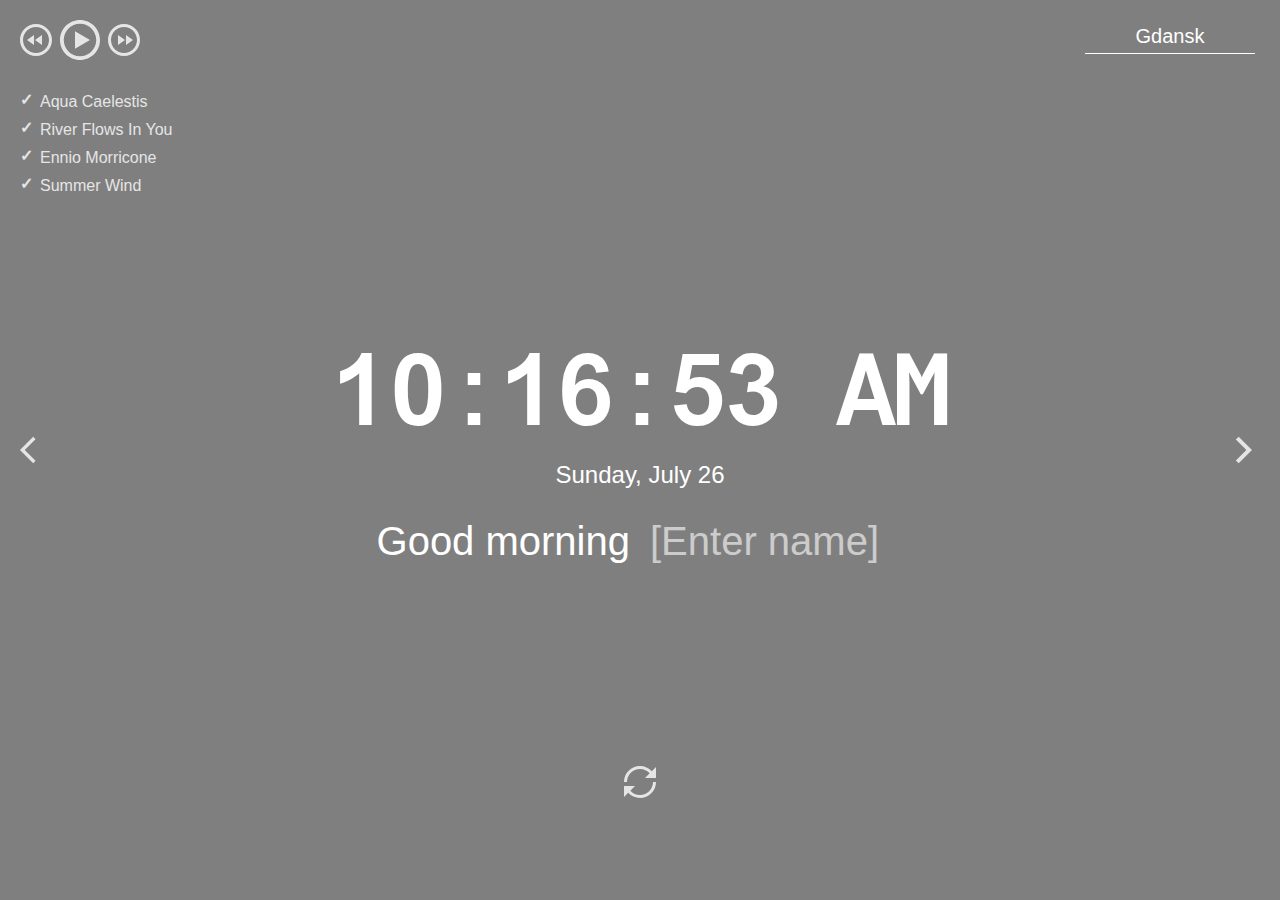
<file: momentum/index.html>
<!DOCTYPE html>
<html lang="en">

<head>
    <meta charset="UTF-8" />
    <meta name="viewport" content="width=device-width, initial-scale=1.0" />
    <link href="assets/favicon.ico" rel="shortcut icon" />
    <link rel="stylesheet" href="css/owfont-regular.css" />
    <link rel="stylesheet" href="css/style.css" />
    <title>momentum</title>
</head>

<body>
    <header class="header">

        <div class="player">
            <div class="player-controls">
                <button class="play-prev player-icon"></button>
                <button class="play player-icon"></button>
                <button class="play-next player-icon"></button>
            </div>
            <ul class="play-list"></ul>
        </div>

        <div class="weather">

            <input type="text" class="city" />
            <i class="weather-icon owf"></i>
            <div class="weather-error"></div>
            <div class="description-container">
                <span class="temperature"></span>
                <span class="weather-description"></span>
            </div>
            <div class="wind"></div>
            <div class="humidity"></div>
        </div>
    </header>
    <main class="main">
        <div class="slider-icons">
            <button class="slide-prev slider-icon"></button>
            <button class="slide-next slider-icon"></button>
        </div>
        <time class="time"></time>
        <date class="date"></date>
        <div class="greeting-container">
            <span class="greeting"></span>
            <input type="text" class="name" placeholder="[Enter name]" />
        </div>
    </main>
    <footer class="footer">
        <button class="change-quote"></button>
        <div>
            <div class="quote"></div>
            <div class="author"></div>
        </div>
    </footer>
    <!-- <script type="module" src="js/playList.js"></script> -->
    <script src="js/script.js"></script>

</body>

</html>
</file>
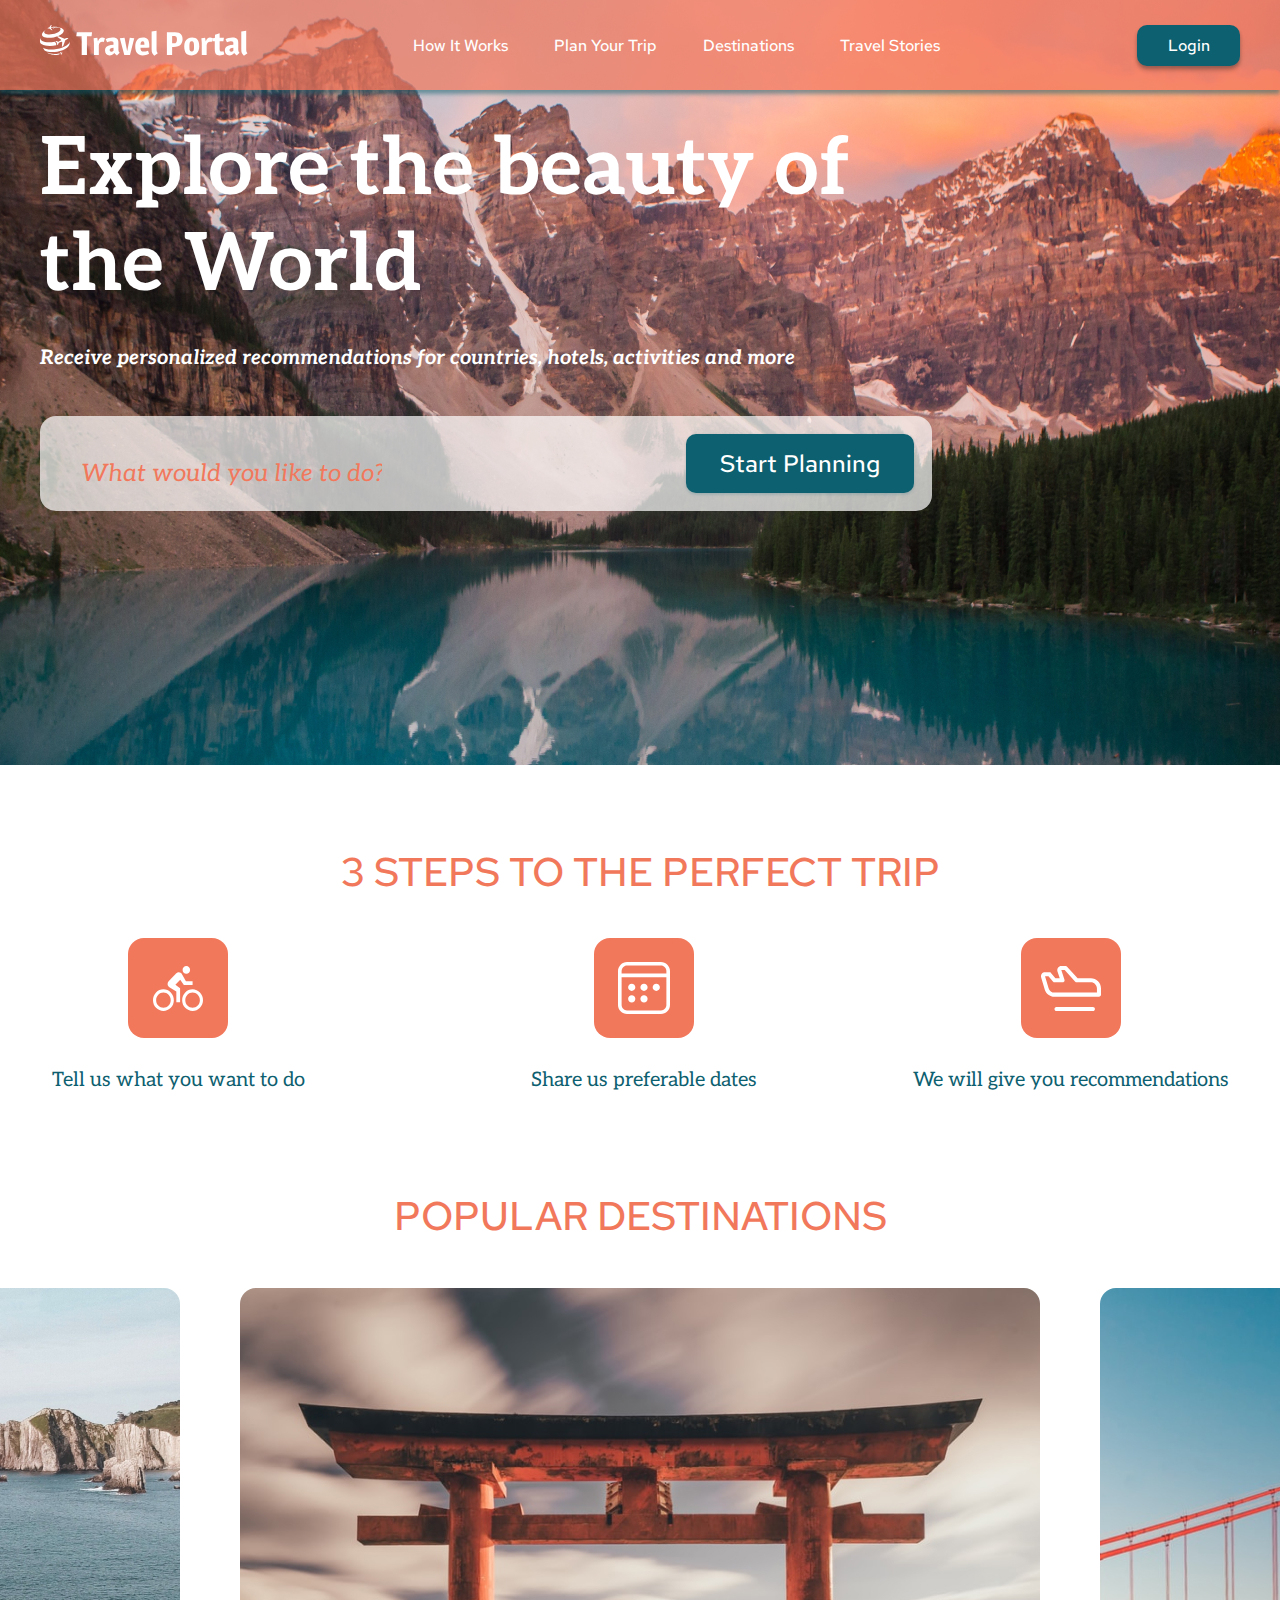
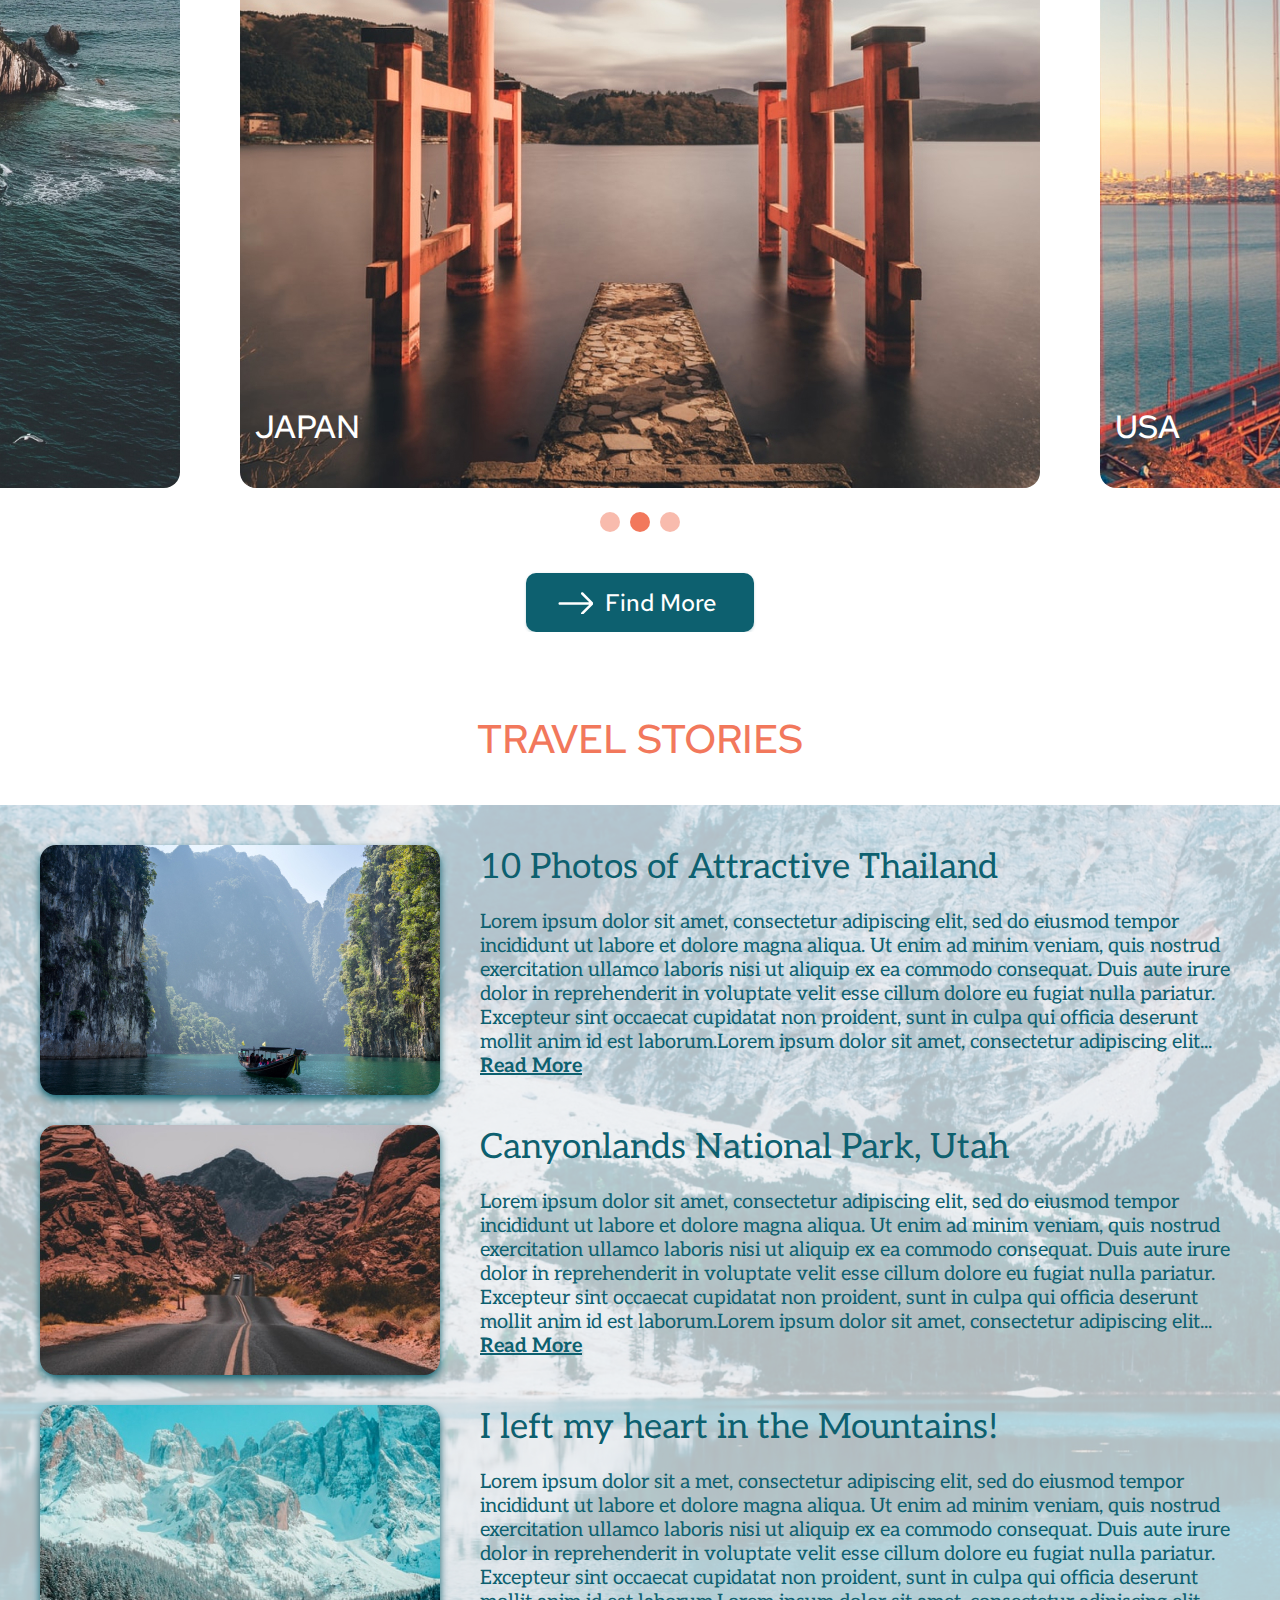
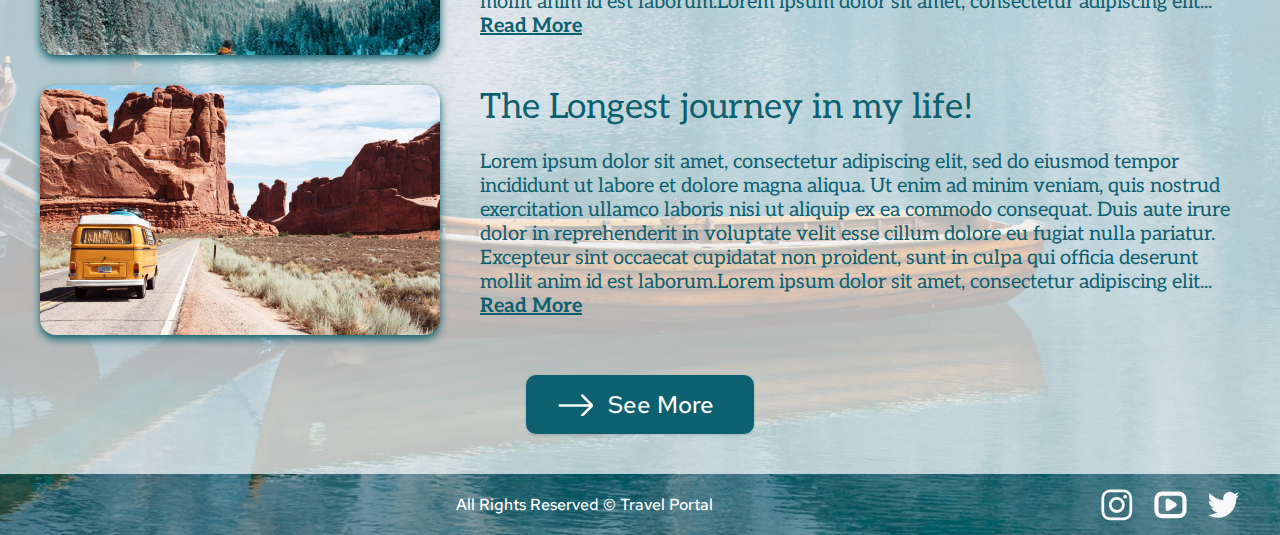
<file: travel/index.html>
<!DOCTYPE html>
<html lang="en">

<head>
    <meta charset="UTF-8">
    <meta http-equiv="X-UA-Compatible" content="IE=edge">
    <meta name="viewport" content="width=device-width, initial-scale=1.0">
    <title>Explore the beauty of the World</title>
    <link rel="icon" href="../travel/img/favicon1.ico">
    <link rel="preconnect" href="https://fonts.googleapis.com">
    <link rel="preconnect" href="https://fonts.gstatic.com" crossorigin>
    <link href="https://fonts.googleapis.com/css2?family=Aleo:ital,wght@0,400;0,700;1,400;1,700&family=Homenaje&family=Red+Hat+Text:wght@500&display=swap" rel="stylesheet">
    <link rel="stylesheet" href="reset.css">
    <link rel="stylesheet" href="style.css">

</head>

<body class="body lock-padding">


    <header class="header lock-padding">
        <div class="wrapper">
            <div class="header-wrapper">
                <div class="header-logo">
                    <a href="/" class="header-logo-link">
                        <div class="header-logo">
                            <img src="../travel/img/svg/logo.svg" alt="TravelPortal" class="header-logo-pik-big">
                            <img src="../travel/img/svg/logo-small.svg" alt="TravelPortal" class="header-logo-pik-small">

                        </div>

                    </a>
                </div>

                <nav class="header-nav">
                    <ul class="header-list">
                        <li class="header-item">
                            <a href="#prewiew" class="header-link">How It Works</a>
                        </li>
                        <li class="header-item">
                            <a href="#steps" class="header-link">Plan Your Trip</a>
                        </li>
                        <li class="header-item">
                            <a href="#destinations" class="header-link">Destinations</a>
                        </li>
                        <li class="header-item">
                            <a href="#stories" class="header-link">Travel Stories</a>
                        </li>
                    </ul>
                </nav>
                <div class="button">
                    <button type="submit" class="header-btn login-form">Login</button>
                </div>
                <div class="burger"></div>
                <div class="burger-menu">
                    <div class="close-icon">
                        <img class=close src="../travel/img/svg/burger-close.svg" alt="close-icon">
                    </div>
                    <nav class="header-nav-burger">
                        <ul class="header-list-burger">

                            <li class="header-item-burger">
                                <a href="#prewiew" class="header-link">How It Works</a>
                            </li>
                            <li class="header-item-burger">
                                <a href="#steps" class="header-link">Plan Your Trip</a>
                            </li>
                            <li class="header-item-burger">
                                <a href="#destinations" class="header-link">Destinations</a>
                            </li>
                            <li class="header-item-burger">
                                <a href="#stories" class="header-link">Travel Stories</a>
                            </li>
                            <li class="header-item-burger">
                                <a href="#!" class="header-link login-form">Account</a>
                            </li>
                            <li class="header-item-burger">
                                <a href="#footer" class="header-link">Social Media</a>
                            </li>
                        </ul>
                    </nav>
                </div>

            </div>


        </div>

    </header>
    <main class="main">
        <section class="prewiew" id="prewiew">
            <div class="wrapper">
                <h1 class="prewiew-title">
                    Explore the beauty of the World
                </h1>
                <p class="prewiew-subtitle">
                    Receive personalized recommendations for countries, hotels, activities and more
                </p>
                <form class="seach-form">
                    <fieldset class="seach-form-wrap">
                        <p class="search-form-info">
                            <input type="text" name="user-like-to-do" class="search-form-field" placeholder="What would you like to do?">
                            <button type="submit" class="search-form-submit">Start Planning</button>
                        </p>
                    </fieldset>
                </form>

            </div>
        </section>
        <section class="steps" id="steps">
            <div class="steps-wrapper">
                <h2 class="subtitle">
                    3 STEPS TO THE PERFECT TRIP
                </h2>
                <div class="wrapper-three-steps">
                    <div class="three-steps">
                        <div class="first-step">
                            <img src="../travel/img/svg/first-step.svg" alt="first-spteps" class="steps-img">
                            <p class="step-text first">Tell us what you want to do</p>
                        </div>
                        <div class="second-step">
                            <img src="../travel/img/svg/second-step.svg" alt="second-spteps" class="steps-img">
                            <p class="step-text ">Share us preferable dates </p>
                        </div>
                        <div class="third-step ">
                            <img src="../travel/img/svg/third-step.svg" alt="third-spteps" class="steps-img">
                            <p class="step-text third">We will give you recommendations</p>
                        </div>
                    </div>
                </div>

            </div>
        </section>
        <section class="destinations" id="destinations">

            <h2 class="subtitle">POPULAR DESTINATIONS</h2>

            <div class="destination-slider">
                <div class="destination-img1">
                    <p class="destenation-text">SPAIN</p>
                </div>
                <div class="destination-img2">
                    <p class="destenation-text">JAPAN</p>
                </div>
                <div class="destination-img3">
                    <p class="destenation-text">USA</p>
                </div>

            </div>
            <div class="arrow">
                <div class="arrow-left"></div>
                <div class="arrow-right"></div>
            </div>
            <div class="slider-ellipses">

                <div class="slider-ellipse ellipse-first"></div>
                <div class="slider-ellipse ellipse-second"></div>
                <div class="slider-ellipse ellipse-third"></div>
                <!-- <div class="slider-ellipse-side ellipse-last"></div> -->
            </div>

            <button type="submit" class="bt-more"> Find More</button>
        </section>
        <div class="down-bg">
            <section class="stories" id="stories">
                <h2 class="subtitle travel">TRAVEL STORIES</h2>



                <div class="wrapper-stories">
                    <div class="travel-stories">
                        <div class="travel-story">
                            <img src="../travel/img/story-1.jpg" alt="story-1.img" class="story-img">
                            <div class="story">
                                <h3 class="story-title">
                                    10 Photos of Attractive Thailand
                                </h3>
                                <p class="story-text" lang="zxx">
                                    Lorem ipsum dolor sit amet, consectetur adipiscing elit, sed do eiusmod tempor incididunt ut labore et dolore magna aliqua. Ut enim ad minim veniam, quis nostrud exercitation ullamco laboris nisi ut aliquip ex ea commodo consequat. Duis aute irure dolor
                                    in reprehenderit in voluptate velit esse cillum dolore eu fugiat nulla pariatur. Excepteur sint occaecat cupidatat non proident, sunt in culpa qui officia deserunt mollit anim id est laborum.Lorem ipsum dolor sit amet,
                                    consectetur adipiscing elit... <a href="#!" class="story-href">Read More</a>
                                </p>
                                <p class="story-text-mobile" lang="zxx">
                                    Lorem ipsum dolor sit amet, consectetur adipiscing elit, sed do eiusmod tempor incididunt ut labore et dolore magna aliqua. Ut enim ad minim veniam, quis nostrud exercitation ullamco laboris nisi ut aliquip ex ea commodo consequat. Duis aute irure dolor
                                    in reprehenderit in voluptate velit esse cillum dolore eu fugiat nulla.Lorem ipsum dolor sit a... <a href="#!" class="story-href">Read More</a>
                                </p>
                            </div>
                        </div>
                        <div class="travel-story">
                            <img src="../travel/img/story-2.jpg" alt="story-2.img" class="story-img">
                            <div class="story">
                                <h3 class="story-title">
                                    Canyonlands National Park, Utah
                                </h3>
                                <p class="story-text" lang="zxx">
                                    Lorem ipsum dolor sit amet, consectetur adipiscing elit, sed do eiusmod tempor incididunt ut labore et dolore magna aliqua. Ut enim ad minim veniam, quis nostrud exercitation ullamco laboris nisi ut aliquip ex ea commodo consequat. Duis aute irure dolor
                                    in reprehenderit in voluptate velit esse cillum dolore eu fugiat nulla pariatur. Excepteur sint occaecat cupidatat non proident, sunt in culpa qui officia deserunt mollit anim id est laborum.Lorem ipsum dolor sit amet,
                                    consectetur adipiscing elit... <a href="#!" class="story-href">Read More</a>
                                </p>
                                <p class="story-text-mobile" lang="zxx">
                                    Lorem ipsum dolor sit amet, consectetur adipiscing elit, sed do eiusmod tempor incididunt ut labore et dolore magna aliqua. Ut enim ad minim veniam, quis nostrud exercitation ullamco laboris nisi ut aliquip ex ea commodo consequat. Duis aute irure dolor
                                    in reprehenderit in voluptate velit esse cillum dolore eu fugiat nulla.Lorem ipsum dolor sit a... <a href="#!" class="story-href">Read More</a>
                                </p>
                            </div>
                        </div>
                        <div class="travel-story">
                            <img src="../travel/img/story-3.jpg" alt="story-3.img" class="story-img">
                            <div class="story">
                                <h3 class="story-title">
                                    I left my heart in the Mountains!
                                </h3>
                                <p class="story-text" lang="zxx">
                                    Lorem ipsum dolor sit a met, consectetur adipiscing elit, sed do eiusmod tempor incididunt ut labore et dolore magna aliqua. Ut enim ad minim veniam, quis nostrud exercitation ullamco laboris nisi ut aliquip ex ea commodo consequat. Duis aute irure dolor
                                    in reprehenderit in voluptate velit esse cillum dolore eu fugiat nulla pariatur. Excepteur sint occaecat cupidatat non proident, sunt in culpa qui officia deserunt mollit anim id est laborum.Lorem ipsum dolor sit amet,
                                    consectetur adipiscing elit... <a href="#!" class="story-href">Read More</a>
                                </p>
                                <p class="story-text-mobile" lang="zxx">
                                    Lorem ipsum dolor sit amet, consectetur adipiscing elit, sed do eiusmod tempor incididunt ut labore et dolore magna aliqua. Ut enim ad minim veniam, quis nostrud exercitation ullamco laboris nisi ut aliquip ex ea commodo consequat. Duis aute irure dolor
                                    in reprehenderit in voluptate velit esse cillum dolore eu fugiat nulla.Lorem ipsum dolor sit a... <a href="#!" class="story-href">Read More</a>
                                </p>
                            </div>
                        </div>
                        <div class="travel-story">
                            <img src="../travel/img/story-4.jpg" alt="story-4.img" class="story-img">
                            <div class="story">
                                <h3 class="story-title">
                                    The Longest journey in my life!
                                </h3>
                                <p class="story-text" lang="zxx">
                                    Lorem ipsum dolor sit amet, consectetur adipiscing elit, sed do eiusmod tempor incididunt ut labore et dolore magna aliqua. Ut enim ad minim veniam, quis nostrud exercitation ullamco laboris nisi ut aliquip ex ea commodo consequat. Duis aute irure dolor
                                    in reprehenderit in voluptate velit esse cillum dolore eu fugiat nulla pariatur. Excepteur sint occaecat cupidatat non proident, sunt in culpa qui officia deserunt mollit anim id est laborum.Lorem ipsum dolor sit amet,
                                    consectetur adipiscing elit... <a href="#!" class="story-href">Read More</a>
                                </p>
                                <p class="story-text-mobile" lang="zxx">
                                    Lorem ipsum dolor sit amet, consectetur adipiscing elit, sed do eiusmod tempor incididunt ut labore et dolore magna aliqua. Ut enim ad minim veniam, quis nostrud exercitation ullamco laboris nisi ut aliquip ex ea commodo consequat. Duis aute irure dolor
                                    in reprehenderit in voluptate velit esse cillum dolore eu fugiat nulla.Lorem ipsum dolor sit a... <a href="#!" class="story-href">Read More</a>
                                </p>
                            </div>
                        </div>
                        <button type="submit" class="bt-more see-more">See More</button>
                    </div>

                </div>
                <!-- </div> -->
            </section>
            <footer class="footer" id="footer">
                <div class="wrapper footer-wraper">
                    <div class="footer-links">
                        <div class="footer-link">
                            <a href="https://github.com/hier09lyph">
                                <img src="../travel/img/svg/insta.svg" alt="instagram">
                            </a>
                        </div>
                        <div class="footer-link">
                            <a href="https://rs.school/js-stage0/">
                                <img src="../travel/img/svg/youtube.svg" alt="youtube">
                            </a>
                        </div>
                        <div class="footer-link">
                            <a href="https://rs.school/js-stage0/">
                                <img src="../travel/img/svg/twit.svg" alt="twiter">
                            </a>
                        </div>

                    </div>
                    <div class="footer-rights">
                        <p>All Rights Reserved © Travel Portal</p>

                    </div>
                </div>

                <div class="cover"></div>

            </footer>
            <div class="popup-bg"></div>
            <div class="popup">
                <div class="popup-inner">
                    <div class="popup-login">
                        <h4 class="title-popup">Log in to your account</h4>
                        <button class="btn btn-facebook popup-account-btn" type="button">
                            <img  src="../travel/img/svg/facebook-logo.svg" class="popup-account-btn-svg" alt="facebook-logo">
                            <span>Sign In with Facebook</span>
                        </button>
                        <button class="btn btn-google popup-account-btn" type="button">
                            <img  src="../travel/img/svg/google-logo.svg" class="popup-account-btn-svg" alt="google-logo">
                            <span>Sign In with Google</span>
                        </button>
                        <div class="line-or">
                            <div class="line"></div>
                            <div class="line-or-text">or</div>
                            <div class="line"></div>
                        </div>
                        <form class="login-form-popup" action="#">
                            <label class="form-item">
                                <span class="form-item-title">E-mail</span>
                                <input class="input  input-mail" type="email" name="email">
                            </label>
                            <label class="form-item">
                                <span class="form-item-title">Password</span>
                                <input class="input input-password" type="password" name="password">
                            </label>
                            <button class="btn btn-sign-in popup-form-btn" type="sumbit">Sign In</button>
                        </form>
                        <button class="popup-link" type="button">Forgot Your Password?</button>
                        <div class="popup-line-footer"></div>
                        <div class="popup-footer">
                            <div class="popup-footer-text">Don’t have an account?</div>
                            <button class="popup-footer-btn btn-register" type="button">Register</button>
                        </div>
                    </div>
                    <div class="popup-signup">
                        <h4 class="title-popup">Create account</h4>
                        <form class="login-form-popup" action="#">
                            <label class="form-item">
                                <span class="form-item-title">E-mail</span>
                                <input class="input input-mail" type="email">
                            </label>
                            <label class="form-item">
                                <span class="form-item-title">Password</span>
                                <input class="input input-password" type="password">
                            </label>
                            <button class="btn btn-sign-in popup-form-btn" type="button">Sign In</button>
                        </form>
                        <div class="popup-line-footer"></div>
                        <div class="popup-footer">
                            <div class="popup-footer-text">Already have an account?</div>
                            <button class="popup-footer-btn btn-login" type="button">Log in</button>
                        </div>
                    </div>
                </div>
            </div>

    </main>

    <script src="../travel/index.js"></script>
</body>

</html>
</file>
<file: momentum/css/owfont-regular.css>
/*!
 *  owfont-regular 1.0.0 by Deniz Fuchidzhiev - http://websygen.com
 *  License - font: SIL OFL 1.1, css: MIT License
 */
/* FONT PATH
 * -------------------------- */
@font-face {
  font-family: 'owfont';
  src: url('../assets/fonts/owfont-regular.eot?v=1.0.0');
  src: url('../assets/fonts/owfont-regular.eot?#iefix&v=1.0.0') format('embedded-opentype'),
	   url('../assets/fonts/owfont-regular.woff') format('woff'),
	   url('../assets/fonts/owfont-regular.ttf') format('truetype'),
	   url('../assets/fonts/owfont-regular.svg#owf-regular') format('svg');
  font-weight: normal;
  font-style: normal;
}
.owf {
  display: inline-block;
  font: normal normal normal 14px/1 owfont;
  font-size: inherit;
  text-rendering: auto;
  -webkit-font-smoothing: antialiased;
  -moz-osx-font-smoothing: grayscale;
  transform: translate(0, 0);
}
/* makes the font 33% larger relative to the icon container */
.owf-lg {
  font-size: 1.33333333em;
  line-height: 0.75em;
  vertical-align: -15%;
}
.owf-2x {
  font-size: 2em;
}
.owf-3x {
  font-size: 3em;
}
.owf-4x {
  font-size: 4em;
}
.owf-5x {
  font-size: 5em;
}
.owf-fw {
  width: 1.28571429em;
  text-align: center;
}
.owf-ul {
  padding-left: 0;
  margin-left: 2.14285714em;
  list-style-type: none;
}
.owf-ul > li {
  position: relative;
}
.owf-li {
  position: absolute;
  left: -2.14285714em;
  width: 2.14285714em;
  top: 0.14285714em;
  text-align: center;
}
.owf-li.owf-lg {
  left: -1.85714286em;
}
.owf-border {
  padding: .2em .25em .15em;
  border: solid 0.08em #eeeeee;
  border-radius: .1em;
}
.owf-pull-right {
  float: right;
}
.owf-pull-left {
  float: left;
}
.owf.owf-pull-left {
  margin-right: .3em;
}
.owf.owf-pull-right {
  margin-left: .3em;
}

/* owfont uses the Unicode Private Use Area (PUA) to ensure screen
   readers do not read off random characters that represent icons */
   
/*   Weather Condition Codes    */
   
/*   Thunderstorm - - - - - - - - - - - - - - - - - - - - - - - - - - - - - - - - - - - -    */
   
/* thunderstorm with light rain */
.owf-200:before,
.owf-200-d:before,
.owf-200-n:before {
  content: "\EB28";
}
/* thunderstorm with rain */
.owf-201:before,
.owf-201-d:before,
.owf-201-n:before {
  content: "\EB29";
}
/* thunderstorm with heavy rain */
.owf-202:before,
.owf-202-d:before,
.owf-202-n:before {
  content: "\EB2A";
}
/*  light thunderstorm  */
.owf-210:before,
.owf-210-d:before,
.owf-210-n:before {
  content: "\EB32";
}
/*  thunderstorm  */
.owf-211:before,
.owf-211-d:before,
.owf-211-n:before {
  content: "\EB33";
}
/*   heavy thunderstorm   */
.owf-212:before,
.owf-212-d:before,
.owf-212-n:before {
  content: "\EB34";
}
/*   ragged thunderstorm   */
.owf-221:before,
.owf-221-d:before,
.owf-221-n:before {
  content: "\EB3D";
}
/*  thunderstorm with light drizzle    */
.owf-230:before,
.owf-230-d:before,
.owf-230-n:before {
  content: "\EB46";
}
/*  thunderstorm with drizzle     */
.owf-231:before,
.owf-231-d:before,
.owf-231-n:before {
  content: "\EB47";
}
/* thunderstorm with heavy drizzle     */
.owf-232:before,
.owf-232-d:before,
.owf-232-n:before {
  content: "\EB48";
}

/*   Drizzle - - - - - - - - - - - - - - - - - - - - - - - - - - - - - - - - - - - -    */

/*  light intensity drizzle */
.owf-300:before,
.owf-300-d:before,
.owf-300-n:before {
  content: "\EB8C";
}
/*  drizzle */
.owf-301:before,
.owf-301-d:before,
.owf-301-n:before {
  content: "\EB8D";
}
/*  heavy intensity drizzle  */
.owf-302:before,
.owf-302-d:before,
.owf-302-n:before {
  content: "\EB8E";
}
/*   light intensity drizzle rain  */
.owf-310:before,
.owf-310-d:before,
.owf-310-n:before {
  content: "\EB96";
}
/*  drizzle rain  */
.owf-311:before,
.owf-311-d:before,
.owf-311-n:before {
  content: "\EB97";
}
/* heavy intensity drizzle rain */
.owf-312:before,
.owf-312-d:before,
.owf-312-n:before {
  content: "\EB98";
}
/* shower rain and drizzle  */
.owf-313:before,
.owf-313-d:before,
.owf-313-n:before {
  content: "\EB99";
}
/* heavy shower rain and drizzle*/
.owf-314:before,
.owf-314-d:before,
.owf-314-n:before {
  content: "\EB9A";
}
/* shower drizzle */
.owf-321:before,
.owf-321-d:before,
.owf-321-n:before {
  content: "\EBA1";
}

/*   Rain - - - - - - - - - - - - - - - - - - - - - - - - - - - - - - - - - - - -    */

/* light rain  */
.owf-500:before,
.owf-500-d:before,
.owf-500-n:before {
  content: "\EC54";
}
/* moderate rain  */
.owf-501:before,
.owf-501-d:before,
.owf-501-n:before {
  content: "\EC55";
}
/* heavy intensity rain  */
.owf-502:before,
.owf-502-d:before,
.owf-502-n:before {
  content: "\EC56";
}
/* very heavy rain   */
.owf-503:before,
.owf-503-d:before,
.owf-503-n:before {
  content: "\EC57";
}
/* extreme rain    */
.owf-504:before,
.owf-504-d:before,
.owf-504-n:before {
  content: "\EC58";
}
/* freezing rain    */
.owf-511:before,
.owf-511-d:before,
.owf-511-n:before {
  content: "\EC5F";
}
/*  light intensity shower rain    */
.owf-520:before,
.owf-520-d:before,
.owf-520-n:before {
  content: "\EC68";
}
/* shower rain  */
.owf-521:before,
.owf-521-d:before,
.owf-521-n:before {
  content: "\EC69";
}
/*  heavy intensity shower rain  */
.owf-522:before,
.owf-522-d:before,
.owf-522-n:before {
  content: "\EC6A";
}
/* ragged shower rain  */
.owf-531:before,
.owf-531-d:before,
.owf-531-n:before {
  content: "\EC73";
}

/*   Snow - - - - - - - - - - - - - - - - - - - - - - - - - - - - - - - - - - - -    */

/* light snow  */
.owf-600:before,
.owf-600-d:before,
.owf-600-n:before {
  content: "\ECB8";
}
/*  snow  */
.owf-601:before,
.owf-601-d:before,
.owf-601-n:before {
  content: "\ECB9";
}
/*   heavy snow   */
.owf-602:before,
.owf-602-d:before,
.owf-602-n:before {
  content: "\ECBA";
}
/*  sleet  */
.owf-611:before,
.owf-611-d:before,
.owf-611-n:before {
  content: "\ECC3";
}
/*   shower sleet */
.owf-612:before,
.owf-612-d:before,
.owf-612-n:before {
  content: "\ECC4";
}
/* light rain and snow */
.owf-615:before,
.owf-615-d:before,
.owf-615-n:before {
  content: "\ECC7";
}
/* rain and snow  */
.owf-616:before,
.owf-616-d:before,
.owf-616-n:before {
  content: "\ECC8";
}
/* light shower snow  */
.owf-620:before,
.owf-620-d:before,
.owf-620-n:before {
  content: "\ECCC";
}
/* shower snow  */
.owf-621:before,
.owf-621-d:before,
.owf-621-n:before {
  content: "\ECCD";
}
/* heavy shower snow  */
.owf-622:before,
.owf-622-d:before,
.owf-622-n:before {
  content: "\ECCE";
}

/*   Atmosphere - - - - - - - - - - - - - - - - - - - - - - - - - - - - - - - - - - - -    */

/* mist */
.owf-701:before,
.owf-701-d:before,
.owf-701-n:before {
  content: "\ED1D";
}
/* smoke */
.owf-711:before,
.owf-711-d:before,
.owf-711-n:before {
  content: "\ED27";
}
/* haze */
.owf-721:before,
.owf-721-d:before,
.owf-721-n:before {
  content: "\ED31";
}
/* Sand/Dust Whirls */
.owf-731:before,
.owf-731-d:before,
.owf-731-n:before {
  content: "\ED3B";
}
/* Fog */
.owf-741:before,
.owf-741-d:before,
.owf-741-n:before {
  content: "\ED45";
}
/* sand */
.owf-751:before,
.owf-751-d:before,
.owf-751-n:before {
  content: "\ED4F";
}
/* dust */
.owf-761:before,
.owf-761-d:before,
.owf-761-n:before {
  content: "\ED59";
}
/*  VOLCANIC ASH  */
.owf-762:before,
.owf-762-d:before,
.owf-762-n:before {
  content: "\ED5A";
}
/* SQUALLS */
.owf-771:before,
.owf-771-d:before,
.owf-771-n:before {
  content: "\ED63";
}
/* TORNADO */
.owf-781:before,
.owf-781-d:before,
.owf-781-n:before {
  content: "\ED6D";
}

/*   Clouds - - - - - - - - - - - - - - - - - - - - - - - - - - - - - - - - - - - -    */

/*  sky is clear  */  /*  Calm  */
.owf-800:before,
.owf-800-d:before,
.owf-951:before,
.owf-951-d:before {
  content: "\ED80";
}
.owf-800-n:before,
.owf-951-n:before {
  content: "\F168";
}
/*  few clouds   */
.owf-801:before,
.owf-801-d:before {
  content: "\ED81";
}
.owf-801-n:before {
  content: "\F169";
}
/* scattered clouds */
.owf-802:before,
.owf-802-d:before {
  content: "\ED82";
}
.owf-802-n:before {
  content: "\F16A";
}
/* broken clouds  */
.owf-803:before,
.owf-803-d:before,
.owf-803-n:before {
  content: "\ED83";
}
/* overcast clouds  */
.owf-804:before,
.owf-804-d:before,
.owf-804-n:before {
  content: "\ED84";
}

/*   Extreme - - - - - - - - - - - - - - - - - - - - - - - - - - - - - - - - - - - -    */

/* tornado  */
.owf-900:before,
.owf-900-d:before,
.owf-900-n:before {
  content: "\EDE4";
}
/*  tropical storm  */
.owf-901:before,
.owf-901-d:before,
.owf-901-n:before {
  content: "\EDE5";
}
/* hurricane */
.owf-902:before,
.owf-902-d:before,
.owf-902-n:before {
  content: "\EDE6";
}
/* cold */
.owf-903:before,
.owf-903-d:before,
.owf-903-n:before {
  content: "\EDE7";
}
/* hot */
.owf-904:before,
.owf-904-d:before,
.owf-904-n:before {
  content: "\EDE8";
}
/* windy */
.owf-905:before,
.owf-905-d:before,
.owf-905-n:before {
  content: "\EDE9";
}
/* hail */
.owf-906:before,
.owf-906-d:before,
.owf-906-n:before {
  content: "\EDEA";
}

/*   Additional - - - - - - - - - - - - - - - - - - - - - - - - - - - - - - - - - - - -    */

/* Setting */
.owf-950:before,
.owf-950-d:before,
.owf-950-n:before {
  content: "\EE16";
}
/*  Light breeze  */
.owf-952:before,
.owf-952-d:before,
.owf-952-n:before {
  content: "\EE18";
}
/*  Gentle Breeze  */
.owf-953:before,
.owf-953-d:before,
.owf-953-n:before {
  content: "\EE19";
}
/*  Moderate breeze  */
.owf-954:before,
.owf-954-d:before,
.owf-954-n:before {
  content: "\EE1A";
}
/* Fresh Breeze  */
.owf-955:before,
.owf-955-d:before,
.owf-955-n:before {
  content: "\EE1B";
}
/* Strong  Breeze  */
.owf-956:before,
.owf-956-d:before,
.owf-956-n:before {
  content: "\EE1C";
}
/* High wind, near gale  */
.owf-957:before,
.owf-957-d:before,
.owf-957-n:before {
  content: "\EE1D";
}
/* Gale */
.owf-958:before,
.owf-958-d:before,
.owf-958-n:before {
  content: "\EE1E";
}
/*  Severe Gale  */
.owf-959:before,
.owf-959-d:before,
.owf-959-n:before {
  content: "\EE1F";
}
/* Storm */
.owf-960:before,
.owf-960-d:before,
.owf-960-n:before {
  content: "\EE20";
}
/*  Violent Storm  */
.owf-961:before,
.owf-961-d:before,
.owf-961-n:before {
  content: "\EE21";
}
/* Hurricane */
.owf-962:before,
.owf-962-d:before,
.owf-962-n:before {
  content: "\EE22";
}
</file>
<file: momentum/css/style.css>
@font-face {
    font-family: 'Arial-MT';
    src: url("../assets/fonts/Arial-MT.woff");
    /* Путь к файлу со шрифтом */
}

* {
    box-sizing: border-box;
    margin: 0;
    padding: 0;
}

body {
    min-width: 480px;
    min-height: 100vh;
    font-family: 'Arial', sans-serif;
    font-size: 16px;
    color: #fff;
    text-align: center;
    background: center/cover, rgba(0, 0, 0, 0.5);
    background-blend-mode: multiply;
    transition: background-image 1s ease-in-out;
}

.header {
    display: flex;
    justify-content: space-between;
    align-items: flex-start;
    width: 100%;
    height: 30vh;
    min-height: 220px;
    padding: 20px;
}

.player-controls {
    display: flex;
    align-items: center;
    justify-content: space-between;
    width: 120px;
    margin-bottom: 28px;
}

.play-list {
    text-align: left;
}

.play-item {
    position: relative;
    padding: 5px;
    padding-left: 20px;
    list-style: none;
    opacity: .8;
    cursor: pointer;
    transition: .3s;
}

.play-item:hover {
    opacity: 1;
}

.play-item::before {
    content: "\2713";
    position: absolute;
    left: 0;
    top: 2px;
    font-weight: 900;
}

.item-active::before {
    color: #C5B358;
}

.player-icon,
.slider-icon,
.change-quote {
    width: 32px;
    height: 32px;
    background-size: 32px 32px;
    background-position: center center;
    background-repeat: no-repeat;
    background-color: transparent;
    border: 0;
    outline: 0;
    opacity: .8;
    cursor: pointer;
    transition: .3s;
}

.player-icon:hover,
.slider-icon:hover,
.change-quote:hover {
    opacity: 1;
}

.player-icon:active,
.slider-icon:active,
.change-quote:active {
    border: 0;
    outline: 0;
    transform: scale(1.1);
}

.play {
    width: 40px;
    height: 40px;
    background-size: 40px 40px;
    background-image: url("../assets/svg/play.svg");
}

.pause {
    background-image: url("../assets/svg/pause.svg");
}

.play-prev {
    background-image: url("../assets/svg/play-prev.svg");
}

.play-next {
    background-image: url("../assets/svg/play-next.svg");
}

.weather {
    display: flex;
    flex-direction: column;
    justify-content: space-between;
    align-items: center;
    row-gap: 5px;
    width: 180px;
    min-height: 180px;
    text-align: left;
}

.weather-error {
    margin-top: -10px;
}

.description-container {
    display: flex;
    flex-wrap: wrap;
    justify-content: flex-start;
    align-items: center;
    column-gap: 12px;
}

.weather-icon {
    font-size: 44px;
}

.city {
    width: 170px;
    height: 34px;
    padding: 5px;
    font-size: 20px;
    line-height: 24px;
    color: #fff;
    border: 0;
    outline: 0;
    border-bottom: 1px solid #fff;
    background-color: transparent;
    text-align: center;
}

.city::placeholder {
    font-size: 20px;
    color: #fff;
    opacity: .6;
}

.main {
    position: relative;
    display: flex;
    flex-direction: column;
    justify-content: center;
    align-items: center;
    width: 100%;
    height: 40vh;
    min-height: 260px;
    padding: 20px;
}

.slider-icon {
    position: absolute;
    top: 50%;
    margin-top: -16px;
    cursor: pointer;
}

.slide-prev {
    left: 20px;
    background-image: url("../assets/svg/slider-prev.svg");
}

.slide-next {
    right: 20px;
    background-image: url("../assets/svg/slider-next.svg");
}

.time {
    min-height: 124px;
    margin-bottom: 10px;
    font-family: 'Arial-MT';
    font-size: 100px;
    letter-spacing: -4px;
}

.date {
    min-height: 28px;
    font-size: 24px;
    margin-bottom: 20px;
}

.greeting-container {
    display: flex;
    flex-wrap: wrap;
    justify-content: stretch;
    align-items: center;
    min-height: 48px;
    width: 100vw;
    font-size: 40px;
}

.greeting {
    flex: 1;
    padding: 10px;
    text-align: right;
}

.name {
    flex: 1;
    max-width: 50%;
    padding: 10px;
    font-size: 40px;
    text-align: left;
    color: #fff;
    background-color: transparent;
    border: 0;
    outline: 0;
}

.name::placeholder {
    color: #fff;
    opacity: .6;
}

.footer {
    display: flex;
    flex-direction: column;
    justify-content: flex-end;
    align-items: center;
    width: 100%;
    height: 30vh;
    min-height: 160px;
    padding: 20px;
}

.change-quote {
    margin-bottom: 30px;
    background-image: url("../assets/svg/reload.svg");
}

.quote {
    min-height: 32px;
}

.author {
    min-height: 20px;
}

@media (max-width: 768px) {
    .time {
        min-height: 80px;
        font-size: 72px;
    }
    .greeting-container {
        min-height: 40px;
        font-size: 32px;
    }
    .greeting {
        padding: 5px;
    }
    .name {
        font-size: 32px;
        padding: 5px;
    }
}
</file>
<file: travel/style.css>
html {
    box-sizing: border-box;
    scroll-behavior: smooth;
}

*,
*::after,
*::before {
    box-sizing: inherit;
}

body {
    position: relative;
    max-width: 1440px;
    margin: 0 auto;
    font-family: 'Red Hat Text', sans-serif;
    font-style: normal;
    font-weight: 500;
    font-size: 16px;
    color: white;
    min-height: 100vh;
    padding: 0;
    background-image: url(../travel/img/bg-top.jpg);
    background-position: center top;
    background-repeat: no-repeat;
    /* background-size: width 100%; */
    min-width: 320px;
    /*dodal*/
    display: flex;
    flex-direction: column;
}

.down-bg {
    position: relative;
    background-image: url(../travel/img/bg-stories.jpg);
    background-position: center bottom;
    background-repeat: no-repeat;
}

.h2 {
    padding-top: 40px;
    padding-bottom: 40px;
    background-color: #FFFFFF;
}

.page-container {
    overflow: hidden;
}

.wrapper {
    max-width: 1200px;
    margin: 0 auto;
}


/* Header styles start */

.header-wrapper {
    display: flex;
    flex-direction: row;
    justify-content: space-between;
}

.header {
    width: 100%;
    height: 90px;
    left: 0px;
    top: 0px;
    background: rgba(242, 120, 92, 0.7);
    box-shadow: 0px 4px 4px rgba(13, 96, 111, 0.5);
}

.header-logo {
    margin-top: 12px;
    /* margin-left: 20px; */
}

.header-logo-pik-small {
    display: none;
}

.header-nav {
    width: 527px;
    margin-top: 35px;
    margin-right: 40px;
}

.header-list {
    display: flex;
    flex-direction: row;
    align-items: flex-end;
    justify-content: space-between;
}

.header-btn {
    font-family: 'Red Hat Text';
    font-style: normal;
    font-weight: 500;
    font-size: 16px;
    line-height: 21px;
    color: #FFFFFF;
    margin-top: 25px;
    width: 103px;
    height: 41px;
    margin: 25 120 0 0;
    background: #0D606F;
    box-shadow: 0px 4px 4px rgba(0, 0, 0, 0.25), 0px 2px 3px rgba(13, 96, 111, 0.16);
    border-radius: 10px;
    border: 0;
    transition: .5s;
}

.search-form-submit:hover,
.search-form-submit:active,
.search-form-submit:focus {
    background: #1159b9;
}

.header-link {
    font-family: 'Red Hat Text';
    font-style: normal;
    font-weight: 500;
    font-size: 16px;
    line-height: 21px;
    color: #FFFFFF;
    text-decoration: none;
}

.header-link:hover,
.header-link:focus,
.header-link:active {
    opacity: .75;
}

.burger {
    display: none;
}

.burger-menu {
    display: none;
}


/* Header styles end */


/* Prewiew styles start */

.prewiew {
    min-height: 675px;
    padding-top: 32px;
    margin: 0;
    border: 0;
    margin-bottom: 80px;
}

.prewiew-title {
    max-width: 892px;
    font-family: 'Aleo', serif;
    font-style: normal;
    font-weight: 700;
    font-size: 80px;
    line-height: 96px;
    color: #FFFFFF;
    margin-bottom: 32px;
}

.prewiew-subtitle {
    font-family: 'Aleo', serif;
    font-style: italic;
    font-weight: 700;
    font-size: 20px;
    line-height: 24px;
    margin-bottom: 46px;
}

.search-form-info {
    max-width: 892px;
    height: 95px;
    left: 120px;
    top: 416px;
    background: rgba(255, 255, 255, 0.7);
    border-radius: 16px;
    display: flex;
    flex-direction: row;
    justify-content: space-between;
    flex-wrap: wrap;
}

.search-form-info:last-child {
    padding-right: 18px;
}

.search-form-field {
    max-width: 560px;
    background-color: transparent;
    border: 0;
    margin-right: 85px;
    padding-left: 41px;
    padding-top: 20px;
    font-family: 'Aleo';
    font-style: italic;
    font-weight: 400;
    font-size: 24px;
    line-height: 29px;
    color: #F2785C;
}

.search-form-field::placeholder {
    font-family: 'Aleo', serif;
    font-style: italic;
    font-weight: 400;
    font-size: 24px;
    line-height: 29px;
    color: #F2785C;
}

.search-form-submit {
    font-family: 'Red Hat Text', sans-serif;
    font-style: normal;
    font-weight: 500;
    font-size: 24px;
    line-height: 32px;
    color: white;
    width: 228px;
    height: 59px;
    margin-top: 18px;
    background: #0D606F;
    box-shadow: 0px 0px 3px rgba(13, 96, 111, 0.08), 0px 2px 3px rgba(13, 96, 111, 0.16);
    border-radius: 10px;
    border: 0;
    transition: .5s;
}

.header-btn:hover,
.header-btn:active,
.header-btn:focus {
    background: #1159b9;
}


/* Prewiew styles end */


/* Steps styles start */

.steps-wrapper {
    max-width: 1177px;
    margin: 0 auto;
}

.subtitle {
    font-family: 'Red Hat Text', sans-serif;
    font-style: normal;
    font-weight: 500;
    font-size: 40px;
    line-height: 53px;
    text-align: center;
    color: #F2785C;
}

.step-img {
    width: 100px;
    height: 100px;
    text-align: center;
    background: #F2785C;
    border-radius: 16px;
}

.three-steps {
    margin-top: 40px;
    display: flex;
    flex-direction: row;
    justify-content: space-between;
    text-align: center;
    font-family: 'Aleo';
    font-style: normal;
    font-weight: 400;
    font-size: 20px;
    color: #0D606F;
    margin-bottom: 99px;
}

.second-step {
    padding-left: 70px;
}

.step-text {
    text-align: center;
    font-family: 'Aleo', serif;
    font-style: normal;
    font-weight: 400;
    font-size: 20px;
    color: #0D606F;
    padding-top: 32px;
}


/* Steps styles end */


/* Destination styles start */

.destinations {
    display: flex;
    flex-direction: column;
    align-items: center;
    /* justify-items: center; */
    overflow: hidden;
}

.destination-slider {
    transform: translate(0, 0);
    transition: 1.5s;
    margin-top: 46px;
    margin-bottom: 24px;
    width: 2520px;
    display: flex;
    flex-direction: row;
    justify-content: space-between;
    overflow: hidden;
    /* z-index: 1; */
}

.destenation-text {
    position: absolute;
    margin-top: 718px;
    margin-left: 15px;
    font-family: 'Red Hat Text', sans-serif;
    font-style: normal;
    font-weight: 500;
    font-size: 32px;
    line-height: 42px;
    color: #FFFFFF;
}

.destination-img1 {
    width: 800px;
    height: 800px;
    border-radius: 16px;
    background-image: url(../travel/img/spain-img.jpg);
    position: relative;
}

.destination-img2 {
    width: 800px;
    height: 800px;
    border-radius: 16px;
    background-image: url(../travel/img/japan-img.jpg);
    position: relative;
}

.destination-img3 {
    width: 800px;
    height: 800px;
    border-radius: 16px;
    background-image: url(../travel/img/usa-img.jpg);
    position: relative;
}

.arrow {
    display: none;
}

.slider-ellipses {
    /* margin-left: 48.5%; */
    display: flex;
    flex: row;
    justify-content: space-between;
    width: 80px;
    margin-bottom: 23px;
}

.slider-ellipse {
    width: 20px;
    height: 20px;
    background: #F2785C;
    opacity: .5;
    border-radius: 10px;
}

.ellipse-last {
    display: none;
}


/* Destination styles end */


/* Stories styles start */


/* .stories {
    margin-top: 40px;
} */

.wrapper-stories {
    max-width: 1440px;
    margin: 0 auto;
    align-items: center;
    background: rgba(255, 255, 255, 0.7);
}

.travel {
    padding-top: 80px;
    padding-bottom: 40px;
    background-color: #FFFFFF;
}

.travel-stories {
    display: flex;
    flex-direction: column;
    align-items: center;
    /* padding-top: 40px; */
}

.travel-story {
    margin-top: 30px;
    display: flex;
    flex: row;
    align-items: center;
}

.travel-story:first-of-type {
    margin-top: 40px;
}

.story-text {
    margin-top: 22px;
    max-width: 760px;
    /* min-height: 184px; */
    font-family: 'Aleo', serif;
    font-style: normal;
    font-weight: 400;
    font-size: 20px;
    line-height: 24px;
    color: #0D606F;
}

.story-text-mobile {
    display: none;
}

.story-href {
    font-family: 'Aleo', serif;
    font-style: normal;
    font-weight: 700;
    font-size: 20px;
    line-height: 24px;
    color: #0D606F;
}

.story {
    margin-left: 40px;
    padding-bottom: 16px;
}

.story-img {
    width: 400px;
    height: 250px;
    filter: drop-shadow(0px 4px 4px #0D606F);
    border-radius: 16px;
}

.story-title {
    font-family: 'Aleo', serif;
    font-style: normal;
    font-weight: 400;
    font-size: 35px;
    line-height: 42px;
    color: #0D606F;
}


/* Stories styles end */


/* BT styles start */

.bt-more {
    font-family: 'Red Hat Text', sans-serif;
    font-style: normal;
    font-weight: 500;
    font-size: 24px;
    line-height: 32px;
    padding-left: 48px;
    color: white;
    width: 228px;
    height: 59px;
    margin-top: 18px;
    background: #0D606F;
    box-shadow: 0px 0px 3px rgba(13, 96, 111, 0.08), 0px 2px 3px rgba(13, 96, 111, 0.16);
    border-radius: 10px;
    border: 0;
    transition: 0.5s;
    position: relative;
    text-transform: capitalize;
}

.bt-more::before {
    position: absolute;
    top: 50%;
    left: 32px;
    width: 35px;
    height: 22px;
    transform: translateY(-50%);
    background-image: url("../travel/img/svg/bt-pointer.svg");
    background-repeat: no-repeat;
    content: "";
}

.bt-more:hover,
.bt-more:active,
.bt-more:focus {
    background: #1159b9;
}

.see-more {
    margin-bottom: 40px;
    margin-top: 40px;
}


/* BT styles end */


/* Footer styles start */

.footer-wraper {
    height: 61px;
    display: flex;
    flex-direction: row-reverse;
    justify-content: space-between;
    align-items: center;
}

.footer-wraper:first-child {
    padding-left: 32.5%;
}

.footer-wraper:last-child {
    padding-right: 0px;
}

.footer-rights {
    font-family: 'Red Hat Text';
    font-style: normal;
    font-weight: 500;
    font-size: 16px;
    line-height: 21px;
    color: #FFFFFF;
}

.footer-links {
    width: 140px;
    height: 36px;
    display: flex;
    flex-direction: row;
    justify-content: space-between;
    align-items: center;
}

.footer-link {
    display: flex;
    align-items: center;
    justify-content: center;
    width: 34px;
    height: 34px;
}


/* Footer styles end */

.cover {
    z-index: -1;
    transition: .5s ease all;
    position: absolute;
    top: 0;
    left: 0;
    height: 100vh;
    width: 100vw;
}

.cover.active {
    display: block;
    background-color: black;
    opacity: 0.5;
    position: fixed;
    top: 0;
    left: 0;
    height: 100vh;
    width: 100vw;
    z-index: 4;
    transition: .5s ease all;
}


/* laptop */

@media (max-width: 1060px) {
    .story-img {
        width: 200px;
        height: 125px;
    }
}

@media (max-width: 850px) {
    .header-nav {
        display: none;
    }
    .destination-img1 {
        width: 360px;
        height: 210px;
        background-size: cover;
        background-image: url(../travel/img/spain-mobile.jpg)
    }
    .destination-img2 {
        width: 360px;
        height: 210px;
        background-size: cover;
        background-image: url(../travel/img/japan-mobile.jpg)
    }
    .destination-img3 {
        width: 360px;
        height: 210px;
        background-size: cover;
        background-image: url(../travel/img/usa-mobile.jpg)
    }
    .burger {
        display: inline;
        height: 32px;
        width: 35px;
        cursor: pointer;
        background: url(../travel/img/svg/burger-open.svg) no-repeat center;
        background-size: contain;
    }
    .header {
        height: 30px;
        margin-top: 45px;
        background: none;
        box-shadow: none;
        position: relative;
        /* z-index: 1; */
    }
    .header-wrapper {
        position: relative;
        /* z-index: 1; */
        /* overflow: hidden; */
    }
    .burger-menu {
        /* display: none; */
        display: block;
        width: 165px;
        height: 250px;
        background-color: #F2785C;
        border-radius: 10px;
        position: absolute;
        right: 0;
        z-index: 10;
        transform: translateY(-120%);
        transition: .3s all linear;
    }
    .burger-menu-active {
        transform: translateY(0);
    }
    .header-nav-burger {
        height: 176px;
    }
    .header-list-burger {
        width: 150;
        padding-left: 7px;
        padding-right: 7px;
        height: 176px;
        display: flex;
        flex-direction: column;
        align-items: flex-end;
        justify-content: space-between;
    }
    .close {
        margin-top: 15px;
        margin-left: 15px;
        margin-bottom: 15px;
        cursor: pointer;
    }
    .header-link {
        font-size: 16px;
        line-height: 21px;
    }
    .header-nav {
        display: none;
    }
    .footer-rights,
    .header-btn,
    .prewiew-subtitle {
        display: none;
    }
    .destination-img1 {
        width: 540px;
        height: 315px;
        background-size: cover;
        background-image: url(../travel/img/spain-mobile.jpg)
    }
    .destination-img2 {
        width: 540px;
        height: 315px;
        background-size: cover;
        background-image: url(../travel/img/spain-img.jpg)
    }
    .destination-img3 {
        width: 540px;
        height: 315px;
    }
    .search-form-info {
        flex-wrap: wrap;
    }
    .search-form-info:last-child {
        padding-right: 10px;
        margin-top: 30px;
    }
    .travel-stories {
        padding-top: 40px;
    }
    .travel-story {
        margin-top: 15px;
    }
    .travel-story:first-of-type {
        margin-top: 25px;
    }
    .story-text {
        margin-top: 15px;
        max-width: 760px;
        /* min-height: 184px; */
        font-family: 'Aleo', serif;
        font-style: normal;
        font-weight: 400;
        font-size: 14px;
        line-height: 18px;
        color: #0D606F;
    }
    .story-href {
        font-family: 'Aleo', serif;
        font-style: normal;
        font-weight: 700;
        font-size: 14px;
        line-height: 18px;
        color: #0D606F;
    }
    .story {
        margin-left: 20px;
    }
    .story-title {
        font-family: 'Aleo', serif;
        font-style: normal;
        font-weight: 400;
        font-size: 25px;
        line-height: 32px;
        color: #0D606F;
    }
}


/* @media (max-width: 680px) {
    .search-form-info {
        background: rgba(255, 255, 255, 0.7);
        border-radius: 16px;
        display: flex;
        flex-direction: row;
        justify-content: center;
        align-items: center;
        justify-content: space-between;
    }
    .search-form-field {
        margin-bottom: 50px;
    }
} */

@media (max-width: 390px) {
    body {
        max-width: 390px;
        background-image: url(../travel/img/bg-top-mobile.jpg);
        background-position: center top;
        background-repeat: no-repeat;
        /* height: 100vh; */
        overflow-x: hidden;
    }
    .down-bg {
        background-image: url(../travel/img/bg-bottom-mobile.jpg);
        background-position: center bottom;
        background-repeat: no-repeat;
    }
    .wrapper {
        max-width: 360px;
    }
    .steps-img {
        width: 70px;
        height: 70px;
    }
    .subtitle {
        font-size: 14px;
        line-height: 19px;
    }
    .step-text {
        font-size: 10px;
        line-height: 12px;
    }
    .second-step {
        padding-left: 20px;
    }
    .three-steps {
        padding-left: 10px;
        padding-right: 10px;
    }
    .story-img {
        width: 155px;
        height: 130px;
    }
    .header-nav {
        display: none;
    }
    .header-logo {
        margin-top: 0px;
        /* margin-left: 20px; */
    }
    .burger {
        display: inline;
        height: 32px;
        width: 35px;
        cursor: pointer;
        background: url(../travel/img/svg/burger-open.svg) no-repeat center;
        background-size: contain;
    }
    .header {
        height: 30px;
        margin-top: 45px;
        background: none;
        box-shadow: none;
        position: relative;
        /* z-index: 1; */
    }
    .header-wrapper {
        position: relative;
        /* z-index: 1; */
        /* overflow: hidden; */
    }
    .burger-menu {
        /* display: none; */
        display: inline;
        width: 165px;
        height: 250px;
        background-color: #F2785C;
        border-radius: 10px;
        position: fixed;
        right: 0;
        top: 0;
        z-index: 10;
        transform: translateY(-120%);
        transition: .3s all linear;
    }
    .burger-menu.active {
        transform: translateY(0);
        transition: .5s ease all;
    }
    /* .burger-menu-active {
        transform: translateY(0);
    } */
    .header-nav-burger {
        height: 176px;
    }
    .header-list-burger {
        width: 150;
        padding-left: 7px;
        padding-right: 7px;
        height: 176px;
        display: flex;
        flex-direction: column;
        align-items: flex-end;
        justify-content: space-between;
    }
    .close {
        margin-top: 15px;
        margin-left: 15px;
        margin-bottom: 15px;
        cursor: pointer;
    }
    .header-link {
        font-size: 16px;
        line-height: 21px;
    }
    .header-logo-pik-big {
        display: none;
    }
    .header-logo-pik-small {
        display: inline;
    }
    .header-nav {
        display: none;
    }
    .footer-rights,
    .header-btn,
    .prewiew-title,
    .prewiew-subtitle {
        display: none;
    }
    /*prewiew start*/
    .prewiew {
        min-height: 190px;
        padding-top: 67px;
        margin: 0;
        border: 0;
        margin-bottom: 8px;
    }
    .search-form-info {
        max-width: 360px;
        height: 48px;
        background: rgba(255, 255, 255, 0.7);
        border-radius: 16px;
        display: flex;
        flex-direction: row;
        justify-content: center;
        align-items: center;
        justify-content: space-between;
        /* flex-wrap: wrap; */
    }
    .search-form-info:last-child {
        padding-right: 10px;
    }
    .search-form-field {
        max-width: 360px;
        margin-right: 0px;
        background-color: transparent;
        border: 0;
        padding-left: 15px;
        padding-top: 5px;
        font-family: 'Aleo';
        font-style: italic;
        font-weight: 400;
        font-size: 14px;
        line-height: 17px;
        color: #F2785C;
    }
    .search-form-field::placeholder {
        font-size: 14px;
        line-height: 17px;
    }
    .search-form-submit {
        font-size: 11px;
        line-height: 15px;
        max-width: 92px;
        height: 30px;
        margin-top: 0px;
    }
    /*prewiew end*/
    /*steps start*/
    .three-steps {
        padding-left: 15px;
        padding-right: 15px;
        margin-top: 50px;
        display: flex;
        flex-direction: row;
        justify-content: space-between;
        text-align: center;
    }
    /* .three-steps:first-child {
            text-align: left;
        }
        .three-steps:last-child {
            text-align: right;
        } */
    .second-step {
        padding-left: 40px;
    }
    .first-step {
        text-align: left;
    }
    .third-step {
        text-align: right;
    }
    .step-text {
        text-align: center;
    }
    .first {
        text-align: left;
    }
    .third {
        text-align: right;
    }
    .three-steps {
        margin-top: 20px;
        margin-bottom: 22px;
    }
    .step-text {
        padding-top: 16px;
    }
    /* .three-steps:first-child {
           item-align: left;
       } */
    /*steps end*/
    /*stories start*/
    .story-text {
        display: none;
    }
    .story-text-mobile {
        display: inline;
        margin-top: 15px;
        max-width: 195px;
        /* height: 102px; */
        font-family: 'Aleo', serif;
        font-style: normal;
        font-weight: 400;
        font-size: 9px;
        line-height: 10px;
        color: #0D606F;
    }
    .wrapper-stories {
        max-width: 390px;
        margin: 0 auto;
        display: flex;
        flex-direction: column;
        justify-items: center;
        align-items: center;
        background: rgba(255, 255, 255, 0.7);
    }
    .travel {
        padding-top: 20px;
        padding-bottom: 10px;
        background-color: #FFFFFF;
    }
    .travel-stories {
        padding-top: 0;
        max-width: 360px;
    }
    .travel-story {
        margin-top: 15px;
    }
    .travel-story:first-of-type {
        margin-top: 10px;
    }
    .story-href {
        font-family: 'Aleo', serif;
        font-style: normal;
        font-weight: 400;
        font-size: 9px;
        line-height: 11px;
        color: #0D606F;
    }
    .story {
        margin-left: 10px;
        padding-bottom: 0px;
        display: flex;
        flex-direction: column;
    }
    .story-title {
        font-weight: 700;
        font-size: 11px;
        line-height: 13px;
    }
    /*stories end*/
    /*destination start*/
    .destination-slider {
        transform: translate(0, 0);
        transition: 1.5s;
        position: relative;
        margin-top: 20px;
        margin-bottom: 2px;
        width: 1140px;
        display: flex;
        flex-direction: row;
        justify-content: space-between;
        overflow: hidden;
        z-index: 1;
    }
    .destination-img1 {
        width: 360px;
        height: 210px;
        background-size: cover;
        background-image: url(../travel/img/spain-mobile.jpg)
    }
    .destination-img2 {
        width: 360px;
        height: 210px;
        background-size: cover;
        background-image: url(../travel/img/japan-mobile.jpg)
    }
    .destination-img3 {
        width: 360px;
        height: 210px;
        background-size: cover;
        background-image: url(../travel/img/usa-mobile.jpg)
    }
    .slider-ellipses {
        position: relative;
        margin-top: 72px;
        width: 36px;
        z-index: 2;
        margin-bottom: 5px;
    }
    .slider-ellipse {
        width: 8px;
        height: 8px;
        background: #F2785C;
        opacity: 0.5;
        border-radius: 4px;
    }
    .destenation-text {
        position: absolute;
        margin-top: 8px;
        margin-left: 15px;
        font-family: 'Red Hat Text', sans-serif;
        font-style: normal;
        font-weight: 500;
        font-size: 20px;
        line-height: 26px;
        color: #FFFFFF;
    }
    .arrow {
        display: flex;
        width: 355px;
        flex-direction: row;
        justify-content: space-between;
        padding-left: 10px;
        padding-right: 10px;
        position: relative;
        z-index: 2;
        margin-top: -120px;
    }
    .arrow-left {
        width: 14.5px;
        height: 25px;
        background-image: url(../travel/img/svg/arrow-right.svg);
        transform: rotate(180deg);
        opacity: 1;
    }
    .arrow-right {
        width: 14.5px;
        height: 25px;
        background-image: url(../travel/img/svg/arrow-right.svg);
        opacity: 1;
    }
    /*destination end*/
    /*button start*/
    .bt-more {
        width: 92px;
        height: 30px;
        font-weight: 500;
        font-size: 11px;
        line-height: 15px;
        padding-left: 15px;
    }
    .bt-more::before {
        position: absolute;
        top: 55%;
        left: 12px;
        width: 10px;
        height: 10px;
        transform: translateY(-50%);
        background-image: url("../travel/img/svg/bt-poiter-mobile.svg");
        background-repeat: no-repeat;
        content: "";
    }
    .see-more {
        margin-bottom: 13px;
        margin-top: 10px;
    }
    /*button end*/
    .footer-wraper {
        height: 65px;
    }
    .footer-wraper {
        height: 65px;
        display: flex;
        flex-direction: row;
        justify-content: space-around;
        align-items: center;
    }
    .footer-wraper:first-child {
        padding-left: 0;
    }
    .footer-wraper:last-child {
        padding-right: 0;
    }
}


/*popup start*/

.popup {
    position: fixed;
    z-index: 10;
    top: 0px;
    left: 50%;
    transform: translate3d(-50%, -200%, 1100px);
    -webkit-transform: translate3d(-50%, -200%, 1100px);
    transition: all 0.3s ease;
}

.popup.active {
    top: 50%;
    transform: translate3d(-50%, -50%, 1100px);
    -webkit-transform: translate3d(-50%, -50%, 1100px);
}

.popup-inner {
    border-radius: 0px;
    width: 97vw;
    max-width: 650px;
    padding: 25px 45px 23px;
    background: linear-gradient(177.09deg, #FFFFFF 6.15%, #0D606F 202.69%);
    box-shadow: 0px 4px 4px rgba(0, 0, 0, 0.25);
}

.title-popup {
    font-family: 'Aleo', sans-serif;
    font-weight: 700;
    font-size: 32px;
    line-height: 38px;
    color: #0d606f;
    margin-bottom: 30px;
    text-align: center;
}

.popup-form-btn {
    height: 54px;
    margin-top: 25px;
}

.popup-account-btn+.popup-account-btn {
    margin-top: 20px;
}

.popup-account-btn-svg {
    width: 24px;
    height: 24px;
    margin-right: 15px;
}

.line-or {
    display: flex;
    align-items: center;
    height: 24px;
    width: 100%;
    margin: 30px 0 10px;
}

.line {
    flex: 1;
    border-top: 1px solid rgba(13, 96, 111, 0.5);
}

.line-or-text {
    padding: 0 9px;
    margin-top: -4px;
    font-family: 'Aleo', sans-serif;
    font-weight: 700;
    font-size: 20px;
    line-height: 24px;
    color: rgba(13, 96, 111, 0.5);
}

.popup-link {
    display: block;
    margin: 11px auto 0;
    font-family: 'Aleo', sans-serif;
    font-weight: 700;
    font-size: 15px;
    line-height: 18px;
    text-decoration-line: underline;
    color: #0d606f;
    text-shadow: 0px 2px 3px rgba(255, 255, 255, 0.16);
    text-align: center;
    transition: all 0.2s ease;
    border: none;
    background: none;
}

.popup-link:hover {
    color: #f2785c;
}

.popup-line-footer {
    margin: 26px 0 20px;
}

.popup-footer {
    display: flex;
    justify-content: center;
    font-family: 'Aleo', sans-serif;
    font-weight: 700;
    font-size: 15px;
    line-height: 18px;
    color: #0d606f;
    text-shadow: 0px 2px 3px rgba(255, 255, 255, 0.16);
}

.popup-footer-text {
    opacity: 0.6;
}

.popup-footer-btn {
    margin-left: 5px;
    margin-top: -5px;
    font-weight: 700;
    text-decoration-line: underline;
    transition: all 0.2s ease;
    border: none;
    background: none;
    color: #0d606f;
}

.popup-footer-btn:hover {
    color: #f2785c;
}

.popup-login {
    display: block;
}

.popup-signup {
    display: none;
}

.form-item {
    display: block;
    margin-bottom: 20px;
}

.form-item-title {
    display: block;
    margin-bottom: 5px;
    font-family: 'Aleo', sans-serif;
    font-weight: 400;
    font-size: 16px;
    line-height: 19px;
    color: #0d606f;
}

.input {
    width: 100%;
    height: 54px;
    padding: 0 15px;
    font-family: 'Aleo', sans-serif;
    font-weight: 400;
    font-size: 20px;
    line-height: 20px;
    color: #0d606f;
    background: #FFFFFF;
    box-shadow: inset 0px 0px 3px rgba(13, 96, 111, 0.08), inset 0px 2px 3px rgba(13, 96, 111, 0.16);
    border-radius: 10px;
}

.btn {
    cursor: pointer;
    transition: all 0.2s ease;
    pointer-events: initial;
    position: relative;
    display: flex;
    align-items: center;
    justify-content: center;
    border-radius: 10px;
    width: 100%;
    height: 56px;
    padding: 10px;
    font-family: 'Red Hat Text';
    font-weight: 400;
    font-size: 20px;
    line-height: 26px;
}

.btn-svg {
    width: 9px;
    height: 6px;
    margin-right: 7px;
}

.btn-sign-in {
    color: #ffffff;
    background: #0d606f;
    box-shadow: 0px 0px 3px rgba(13, 96, 111, 0.08), 0px 2px 3px rgba(13, 96, 111, 0.16);
}

.btn-sign-in:hover {
    background: #f2785c;
}

.btn-facebook {
    color: #ffffff;
    background: #1877f2;
    box-shadow: 0px 0px 3px rgba(13, 96, 111, 0.08), 0px 2px 3px rgba(13, 96, 111, 0.16);
}

.btn-facebook:hover {
    box-shadow: 6px 5px 5px rgba(13, 96, 111, 0.25), 0px 2px 3px rgba(13, 96, 111, 0.16);
}

.btn-google {
    color: #0d606f;
    background: #ffffff;
    box-shadow: 0px 0px 3px rgba(13, 96, 111, 0.08), 0px 2px 3px rgba(13, 96, 111, 0.16);
}

.btn-google:hover {
    box-shadow: 6px 5px 5px rgba(13, 96, 111, 0.25), 0px 2px 3px rgba(13, 96, 111, 0.16);
}

.popup-bg {
    position: fixed;
    top: 0;
    left: 0;
    width: 100%;
    height: 100vh;
    background: rgba(0, 0, 0, 0.5);
    opacity: 0;
    pointer-events: none;
    transition: 0.5s all;
}

.popup-bg.active {
    opacity: 1;
    pointer-events: all;
    transition: 0.5s all;
}

@media (max-width: 390px) {
    .popup-inner {
        width: 97vw;
        max-width: 650px;
        padding: 15px 15px 13px;
    }
    .title-popup {
        font-size: 24px;
        line-height: 28px;
        margin-bottom: 10px;
    }
    .popup-account-btn+.popup-account-btn {
        margin-top: 10px;
    }
    .popup-account-btn-svg {
        width: 14px;
        height: 14px;
    }
    .line-or {
        height: 14px;
    }
    .line-or-text {
        font-size: 14px;
        line-height: 18px;
    }
    .popup-link {
        font-size: 12px;
        line-height: 16px;
    }
    .popup-footer {
        font-size: 15px;
        line-height: 18px;
    }
    .popup-footer-btn {
        margin-left: 5px;
    }
    .form-item {
        margin-bottom: 10px;
    }
    .form-item-title {
        font-size: 12px;
        line-height: 15px;
        color: #0d606f;
    }
    .input {
        height: 34px;
        font-size: 12px;
        line-height: 12px;
    }
    .btn {
        height: 36px;
        font-size: 16px;
        line-height: 13px;
    }
    .btn-svg {
        width: 9px;
        height: 6px;
        margin-right: 7px;
    }
}


/* ----  end popup  ---- */


/*popup end*/
</file>
